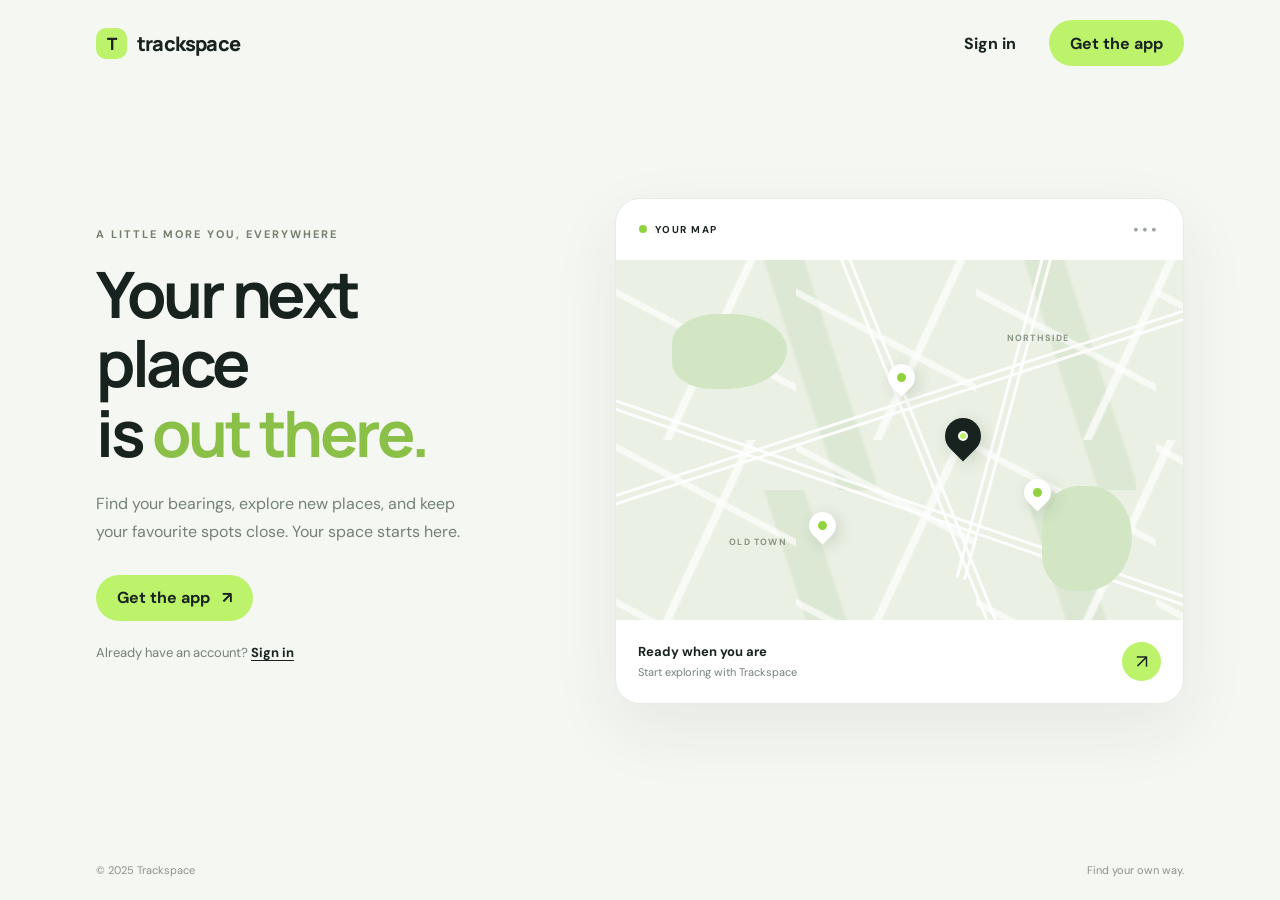
<file: index.html>
<!DOCTYPE html>
<html lang="en">
<head>
  <meta charset="UTF-8">
  <meta name="viewport" content="width=device-width, initial-scale=1.0">
  <title>Explore | Trackspace</title>
  <link rel="stylesheet" href="style.css">
  <script src="script.js" defer></script>
</head>
<body>
  <header class="site-header">
    <a class="brand" href="index.html" aria-label="Trackspace home">
      <span class="brand-mark">T</span>
      <span>trackspace</span>
    </a>

    <nav class="header-actions" aria-label="Main navigation">
      <a class="button button-quiet" href="signin.html">Sign in</a>
      <a class="button button-primary" href="signin.html">Get the app</a>
    </nav>
  </header>

  <main class="explore-layout">
    <section class="explore-copy">
      <p class="eyebrow">A LITTLE MORE YOU, EVERYWHERE</p>
      <h1>Your next place<br>is <span>out there.</span></h1>
      <p class="muted">
        Find your bearings, explore new places, and keep your favourite spots close.
        Your space starts here.
      </p>
      <a class="button button-primary" href="signin.html">Get the app <span aria-hidden="true">↗</span></a>
      <p class="small-note">Already have an account? <a href="signin.html">Sign in</a></p>
    </section>

    <section class="map-card" aria-label="Decorative map preview">
      <div class="map-topline">
        <span class="map-label"><span class="live-dot"></span> YOUR MAP</span>
        <span class="map-menu" aria-hidden="true">•••</span>
      </div>

      <div class="map-art" aria-hidden="true">
        <span class="road road-one"></span>
        <span class="road road-two"></span>
        <span class="road road-three"></span>
        <span class="road road-four"></span>
        <span class="park park-one"></span>
        <span class="park park-two"></span>
        <span class="map-label-chip chip-one">NORTHSIDE</span>
        <span class="map-label-chip chip-two">OLD TOWN</span>
        <span class="map-marker marker-one"><i></i></span>
        <span class="map-marker marker-two"><i></i></span>
        <span class="map-marker marker-three"><i></i></span>
        <span class="you-marker"><i></i></span>
      </div>

      <div class="map-footer">
        <div>
          <strong>Ready when you are</strong>
          <span>Start exploring with Trackspace</span>
        </div>
        <a class="round-arrow" href="signin.html" aria-label="Get the app">↗</a>
      </div>
    </section>
  </main>

  <footer class="site-footer">
    <span>© 2025 Trackspace</span>
    <span>Find your own way.</span>
  </footer>
</body>
</html>
</file>
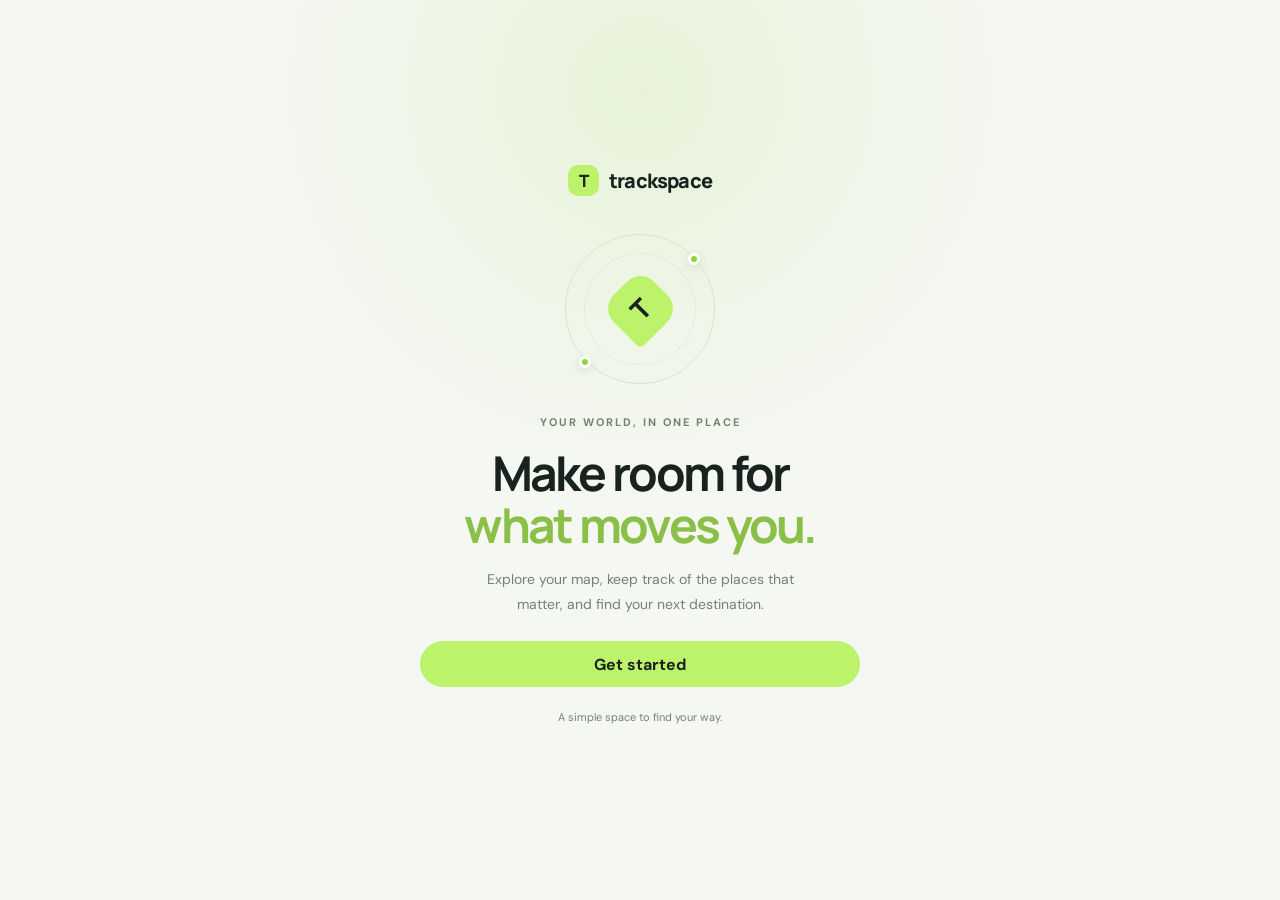
<file: get-started.html>
<!DOCTYPE html>
<html lang="en">
<head>
  <meta charset="UTF-8">
  <meta name="viewport" content="width=device-width, initial-scale=1.0">
  <title>Get started | Trackspace</title>
  <link rel="stylesheet" href="style.css">
  <script src="script.js" defer></script>
</head>
<body class="welcome-page">
  <main class="welcome-card">
    <a class="brand" href="get-started.html" aria-label="Trackspace home">
      <span class="brand-mark">T</span>
      <span>trackspace</span>
    </a>

    <div class="welcome-art" aria-hidden="true">
      <span class="orbit orbit-one"></span>
      <span class="orbit orbit-two"></span>
      <span class="map-pin">T</span>
      <span class="art-dot dot-one"></span>
      <span class="art-dot dot-two"></span>
    </div>

    <p class="eyebrow">YOUR WORLD, IN ONE PLACE</p>
    <h1>Make room for<br><span>what moves you.</span></h1>
    <p class="muted welcome-copy">
      Explore your map, keep track of the places that matter, and find your next destination.
    </p>

    <a class="button button-primary button-full" href="index.html">Get started</a>
    <p class="small-note">A simple space to find your way.</p>
  </main>
</body>
</html>
</file>
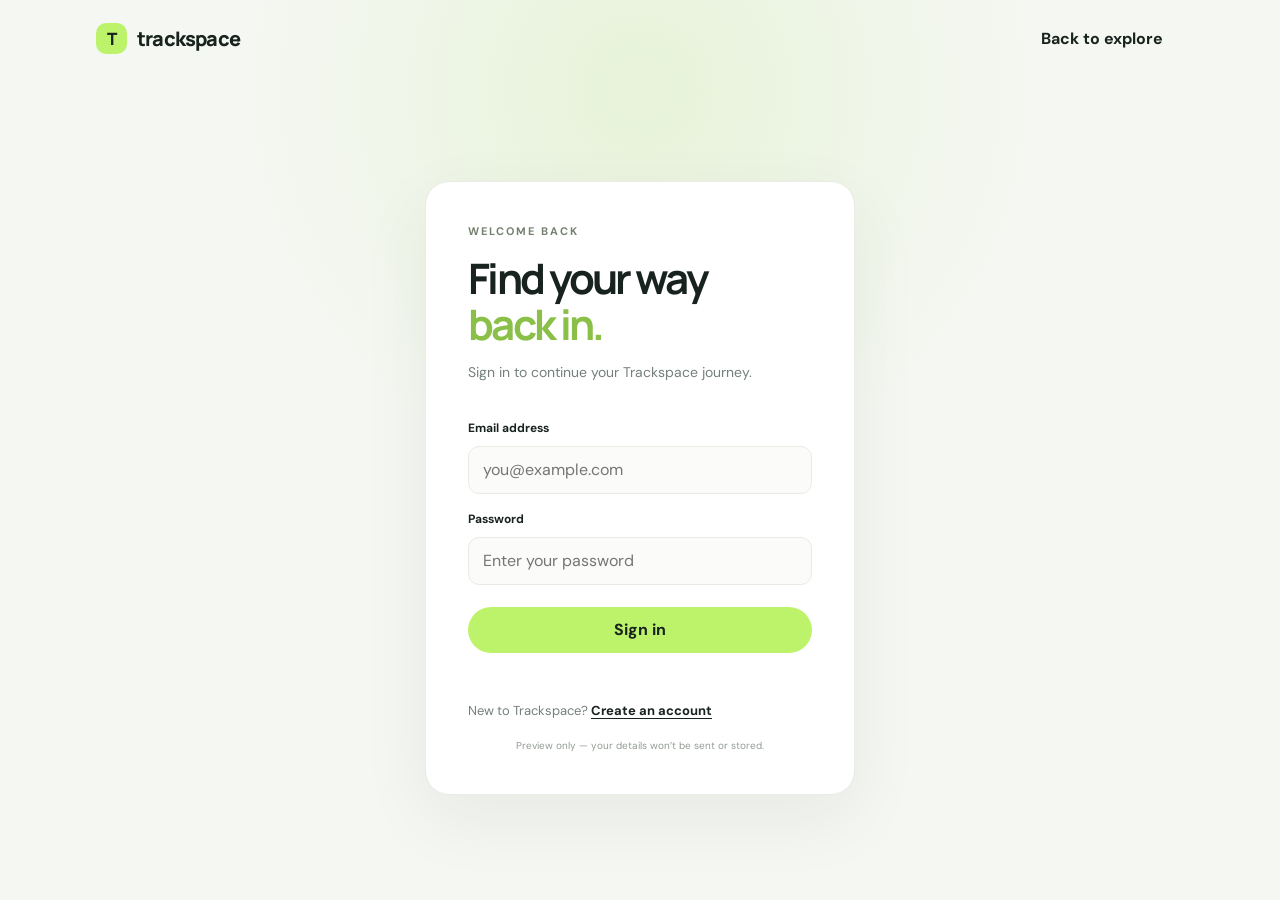
<file: signin.html>
<!DOCTYPE html>
<html lang="en">
<head>
  <meta charset="UTF-8">
  <meta name="viewport" content="width=device-width, initial-scale=1.0">
  <title>Sign in | Trackspace</title>
  <link rel="stylesheet" href="style.css">
  <script src="script.js" defer></script>
</head>
<body class="signin-page">
  <header class="site-header">
    <a class="brand" href="index.html" aria-label="Trackspace home">
      <span class="brand-mark">T</span>
      <span>trackspace</span>
    </a>
    <a class="button button-quiet" href="index.html">Back to explore</a>
  </header>

  <main class="signin-wrap">
    <section class="signin-card">
      <p class="eyebrow">WELCOME BACK</p>
      <h1>Find your way<br><span>back in.</span></h1>
      <p class="muted">Sign in to continue your Trackspace journey.</p>

      <form class="preview-form">
        <label for="email">Email address</label>
        <input id="email" name="email" type="email" placeholder="you@example.com" autocomplete="email">

        <label for="password">Password</label>
        <input id="password" name="password" type="password" placeholder="Enter your password" autocomplete="current-password">

        <button class="button button-primary button-full" type="submit">Sign in</button>
        <p class="form-message" aria-live="polite"></p>
      </form>

      <p class="small-note">New to Trackspace? <a href="get-started.html">Create an account</a></p>
      <p class="preview-note">Preview only — your details won’t be sent or stored.</p>
    </section>
  </main>
</body>
</html>
</file>
<file: style.css>
@import url("https://fonts.googleapis.com/css2?family=DM+Sans:wght@400;500;600;700&family=Manrope:wght@400;500;600;700;800&display=swap");

:root {
  --ink: #18231f;
  --muted: #748079;
  --green: #bdf36b;
  --green-dark: #91d33f;
  --paper: #f5f7f2;
  --line: #e8ece5;
  --white: #ffffff;
}

* {
  box-sizing: border-box;
}

body {
  margin: 0;
  min-height: 100vh;
  background: var(--paper);
  color: var(--ink);
  font-family: "DM Sans", sans-serif;
}

a {
  color: inherit;
  text-decoration: none;
}

.site-header {
  height: 86px;
  padding: 0 7.5%;
  display: flex;
  align-items: center;
  justify-content: space-between;
}

.brand {
  display: inline-flex;
  align-items: center;
  gap: 10px;
  font-family: "Manrope", sans-serif;
  font-weight: 800;
  font-size: 20px;
  letter-spacing: -0.8px;
}

.brand-mark {
  width: 31px;
  height: 31px;
  display: grid;
  place-items: center;
  border-radius: 10px;
  background: var(--green);
  font-size: 17px;
}

.header-actions {
  display: flex;
  align-items: center;
  gap: 12px;
}

.button {
  min-height: 46px;
  padding: 0 21px;
  display: inline-flex;
  align-items: center;
  justify-content: center;
  gap: 12px;
  border: 0;
  border-radius: 999px;
  font: inherit;
  font-weight: 700;
  cursor: pointer;
  transition: transform 160ms ease, background 160ms ease;
}

.button:hover {
  transform: translateY(-2px);
}

.button-primary {
  background: var(--green);
  color: var(--ink);
}

.button-primary:hover {
  background: var(--green-dark);
}

.button-quiet {
  background: transparent;
}

.button-full {
  width: 100%;
}

.explore-layout {
  width: min(1100px, 85%);
  min-height: calc(100vh - 146px);
  margin: 0 auto;
  display: grid;
  grid-template-columns: 0.85fr 1.15fr;
  align-items: center;
  gap: 9%;
  padding: 45px 0 70px;
}

.explore-copy {
  max-width: 430px;
}

.eyebrow {
  margin: 0 0 18px;
  color: #75816e;
  font-size: 11px;
  font-weight: 700;
  letter-spacing: 2px;
}

h1 {
  margin: 0;
  font-family: "Manrope", sans-serif;
  font-size: clamp(42px, 5vw, 66px);
  line-height: 1.08;
  letter-spacing: -3.5px;
}

h1 span {
  color: #8abf48;
}

.muted {
  color: var(--muted);
  line-height: 1.75;
}

.explore-copy > .muted {
  max-width: 375px;
  margin: 23px 0 29px;
}

.small-note {
  margin-top: 23px;
  color: var(--muted);
  font-size: 13px;
}

.small-note a {
  color: var(--ink);
  font-weight: 700;
  text-decoration: underline;
  text-underline-offset: 3px;
}

.map-card {
  overflow: hidden;
  border: 1px solid var(--line);
  border-radius: 25px;
  background: var(--white);
  box-shadow: 0 25px 70px #263b2412;
}

.map-topline {
  height: 61px;
  padding: 0 23px;
  display: flex;
  align-items: center;
  justify-content: space-between;
}

.map-label {
  display: flex;
  align-items: center;
  gap: 8px;
  font-size: 10px;
  font-weight: 700;
  letter-spacing: 1.5px;
}

.live-dot {
  width: 8px;
  height: 8px;
  border-radius: 50%;
  background: #91d33f;
}

.map-menu {
  color: #9ca69c;
  letter-spacing: 3px;
}

.map-art {
  position: relative;
  height: 360px;
  overflow: hidden;
  background-color: #eaf0e4;
  background-image:
    linear-gradient(28deg, transparent 47%, #ffffffa8 48%, #ffffffa8 50%, transparent 51%),
    linear-gradient(115deg, transparent 44%, #ffffffb5 45%, #ffffffb5 47%, transparent 48%),
    linear-gradient(72deg, transparent 66%, #dce8d4 67%, #dce8d4 78%, transparent 79%);
  background-size: 180px 155px, 210px 180px, 260px 230px;
}

.road {
  position: absolute;
  height: 11px;
  border: 3px solid #fff;
  border-left: 0;
  border-right: 0;
  opacity: 0.9;
}

.road-one {
  width: 120%;
  top: 37%;
  left: -5%;
  transform: rotate(-18deg);
}

.road-two {
  width: 120%;
  top: 67%;
  left: -8%;
  transform: rotate(19deg);
}

.road-three {
  width: 85%;
  top: 49%;
  left: 11%;
  transform: rotate(68deg);
}

.road-four {
  width: 75%;
  top: 30%;
  left: 33%;
  transform: rotate(105deg);
}

.park {
  position: absolute;
  background: #d2e6c4;
  border-radius: 45% 55% 60% 40%;
}

.park-one {
  width: 115px;
  height: 75px;
  left: 10%;
  top: 15%;
}

.park-two {
  width: 90px;
  height: 105px;
  right: 9%;
  bottom: 8%;
}

.map-label-chip {
  position: absolute;
  color: #899584;
  font-size: 9px;
  font-weight: 700;
  letter-spacing: 1.2px;
}

.chip-one {
  top: 20%;
  right: 20%;
}

.chip-two {
  bottom: 20%;
  left: 20%;
}

.map-marker,
.you-marker {
  position: absolute;
  width: 27px;
  height: 27px;
  display: grid;
  place-items: center;
  border-radius: 50% 50% 50% 0;
  background: var(--white);
  box-shadow: 0 5px 15px #263b2426;
  transform: rotate(-45deg);
}

.map-marker i {
  width: 9px;
  height: 9px;
  border-radius: 50%;
  background: #91d33f;
}

.marker-one {
  top: 29%;
  left: 48%;
}

.marker-two {
  top: 61%;
  left: 72%;
}

.marker-three {
  top: 70%;
  left: 34%;
}

.you-marker {
  top: 44%;
  left: 58%;
  width: 36px;
  height: 36px;
  background: var(--ink);
}

.you-marker i {
  width: 10px;
  height: 10px;
  border: 2px solid white;
  border-radius: 50%;
  background: var(--green);
}

.map-footer {
  min-height: 83px;
  padding: 17px 22px;
  display: flex;
  align-items: center;
  justify-content: space-between;
}

.map-footer div {
  display: grid;
  gap: 5px;
}

.map-footer strong {
  font-size: 13px;
}

.map-footer span {
  color: var(--muted);
  font-size: 11px;
}

.round-arrow {
  width: 39px;
  height: 39px;
  display: grid;
  place-items: center;
  border-radius: 50%;
  background: var(--green);
  font-size: 19px;
}

.site-footer {
  min-height: 60px;
  padding: 0 7.5%;
  display: flex;
  justify-content: space-between;
  align-items: center;
  color: #89928b;
  font-size: 11px;
}

.welcome-page,
.signin-page {
  background:
    radial-gradient(circle at 50% 10%, #e7f3d9 0, transparent 38%),
    var(--paper);
}

.welcome-page {
  display: grid;
  place-items: center;
  padding: 35px 20px;
}

.welcome-card {
  width: min(440px, 100%);
  text-align: center;
}

.welcome-card .brand {
  justify-content: center;
}

.welcome-art {
  position: relative;
  width: 190px;
  height: 170px;
  margin: 28px auto 21px;
  display: grid;
  place-items: center;
}

.orbit {
  position: absolute;
  width: 150px;
  height: 150px;
  border: 1px solid #d8e7ca;
  border-radius: 50%;
}

.orbit-two {
  width: 112px;
  height: 112px;
  border-style: dashed;
}

.map-pin {
  width: 57px;
  height: 57px;
  display: grid;
  place-items: center;
  border-radius: 19px 19px 19px 5px;
  background: var(--green);
  font: 800 27px "Manrope", sans-serif;
  transform: rotate(-45deg);
}

.map-pin::first-letter {
  transform: rotate(45deg);
}

.art-dot {
  position: absolute;
  width: 12px;
  height: 12px;
  border: 3px solid white;
  border-radius: 50%;
  background: #91d33f;
  box-shadow: 0 3px 10px #263b2420;
}

.dot-one {
  top: 29px;
  right: 35px;
}

.dot-two {
  bottom: 26px;
  left: 34px;
}

.welcome-card h1,
.signin-card h1 {
  font-size: 48px;
  letter-spacing: -2.7px;
}

.welcome-copy {
  margin: 17px auto 25px;
  max-width: 350px;
  font-size: 14px;
}

.welcome-card .small-note {
  font-size: 11px;
}

.signin-page .site-header {
  height: 76px;
}

.signin-wrap {
  min-height: calc(100vh - 76px);
  padding: 20px;
  display: grid;
  place-items: center;
}

.signin-card {
  width: min(430px, 100%);
  padding: 42px;
  border: 1px solid var(--line);
  border-radius: 24px;
  background: var(--white);
  box-shadow: 0 24px 70px #263b2410;
}

.signin-card h1 {
  font-size: 42px;
}

.signin-card > .muted {
  margin: 13px 0 28px;
  font-size: 14px;
}

.preview-form {
  display: grid;
  gap: 10px;
}

.preview-form label {
  margin-top: 7px;
  font-size: 12px;
  font-weight: 700;
}

.preview-form input {
  width: 100%;
  height: 48px;
  padding: 0 14px;
  border: 1px solid var(--line);
  border-radius: 11px;
  outline: none;
  background: #fbfcfa;
  font: inherit;
}

.preview-form input:focus {
  border-color: #a8d66e;
  box-shadow: 0 0 0 3px #bdf36b35;
}

.preview-form button {
  margin-top: 12px;
}

.form-message {
  min-height: 16px;
  margin: 0;
  color: #66745e;
  text-align: center;
  font-size: 12px;
}

.preview-note {
  margin: 20px 0 0;
  color: #929b93;
  text-align: center;
  font-size: 10px;
}

@media (max-width: 760px) {
  .site-header {
    height: 72px;
    padding: 0 6%;
  }

  .explore-layout {
    width: 88%;
    grid-template-columns: 1fr;
    gap: 40px;
    padding: 42px 0 50px;
  }

  .explore-copy {
    max-width: 520px;
  }

  .explore-copy h1 {
    font-size: 52px;
  }

  .map-art {
    height: 300px;
  }

  .site-footer {
    padding: 0 6%;
  }
}

@media (max-width: 430px) {
  .brand {
    font-size: 18px;
  }

  .header-actions {
    gap: 2px;
  }

  .header-actions .button {
    min-height: 40px;
    padding: 0 12px;
    font-size: 12px;
  }

  .explore-copy h1 {
    font-size: 45px;
  }

  .signin-card {
    padding: 30px 23px;
  }

  .signin-page .site-header .button {
    padding: 0 10px;
    font-size: 12px;
  }
}
</file>
